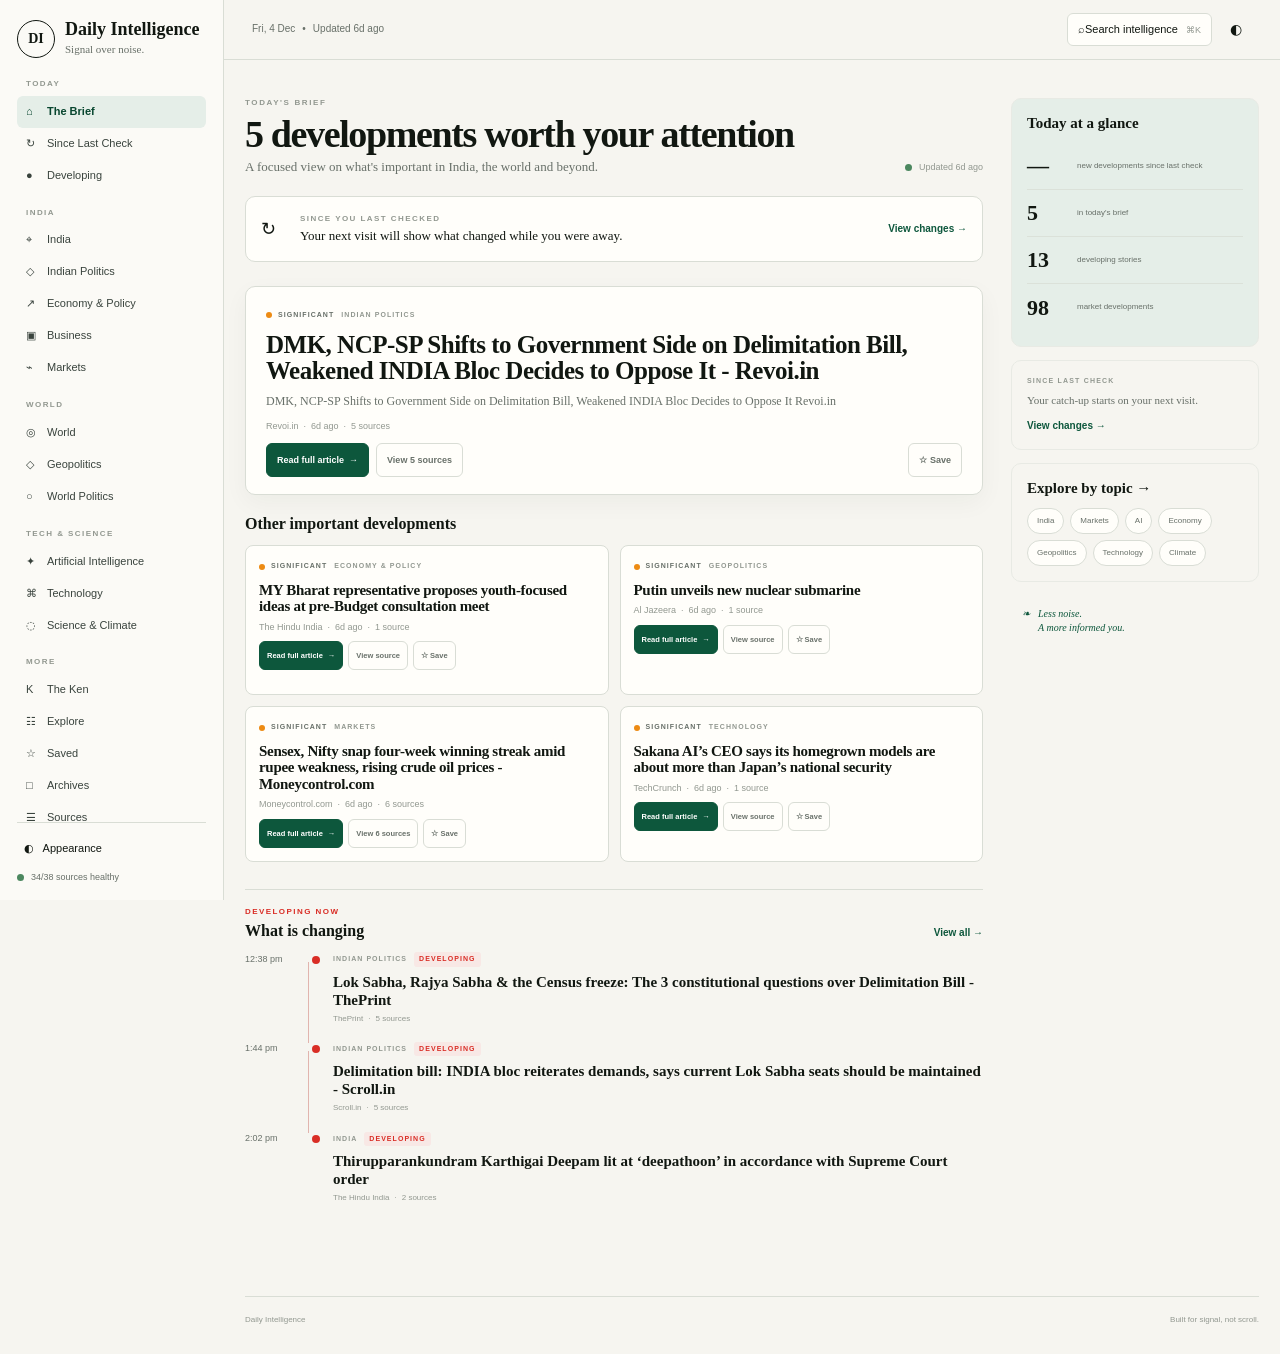
<file: docs/index.html>
<!DOCTYPE html>
<html lang="en">
<head>
  <meta charset="UTF-8">
  <meta name="viewport" content="width=device-width, initial-scale=1.0">
  <meta name="description" content="Daily Intelligence — a signal-first personal news briefing.">
  <meta name="theme-color" content="#f7f6f1">
  <title>Daily Intelligence</title>
  <link rel="stylesheet" href="./styles.css?v=8.0">
</head>
<body>
  <div id="menuOverlay" class="menu-overlay" aria-hidden="true"></div>

  <aside id="sidebar" class="sidebar" aria-label="Main navigation">
    <div class="sidebar-top">
      <button class="sidebar-brand brand-button" data-route="brief" type="button" aria-label="Daily Intelligence home">
        <span class="brand-mark">DI</span>
        <span class="brand-copy">
          <span class="brand-name">Daily Intelligence</span>
          <span class="brand-subtitle">Signal over noise.</span>
        </span>
      </button>
      <button id="closeMenu" class="icon-button close-menu" type="button" aria-label="Close navigation">×</button>
    </div>

    <nav class="navigation" aria-label="Intelligence sections">
      <div class="nav-group">
        <div class="nav-label">Today</div>
        <button class="nav-item active" data-route="brief" type="button"><span class="nav-icon">⌂</span>The Brief</button>
        <button class="nav-item" data-route="since" type="button"><span class="nav-icon">↻</span>Since Last Check</button>
        <button class="nav-item" data-route="developing" type="button"><span class="nav-icon">●</span>Developing</button>
      </div>

      <div class="nav-group">
        <div class="nav-label">India</div>
        <button class="nav-item" data-category="India" type="button"><span class="nav-icon">⌖</span>India</button>
        <button class="nav-item" data-category="Indian Politics" type="button"><span class="nav-icon">◇</span>Indian Politics</button>
        <button class="nav-item" data-category="Macro Economics" type="button"><span class="nav-icon">↗</span>Economy &amp; Policy</button>
        <button class="nav-item" data-category="Business &amp; Micro" type="button"><span class="nav-icon">▣</span>Business</button>
        <button class="nav-item" data-route="markets" type="button"><span class="nav-icon">⌁</span>Markets</button>
      </div>

      <div class="nav-group">
        <div class="nav-label">World</div>
        <button class="nav-item" data-category="World" type="button"><span class="nav-icon">◎</span>World</button>
        <button class="nav-item" data-category="Geopolitics" type="button"><span class="nav-icon">◇</span>Geopolitics</button>
        <button class="nav-item" data-category="World Politics" type="button"><span class="nav-icon">○</span>World Politics</button>
      </div>

      <div class="nav-group">
        <div class="nav-label">Tech &amp; Science</div>
        <button class="nav-item" data-category="AI" type="button"><span class="nav-icon">✦</span>Artificial Intelligence</button>
        <button class="nav-item" data-category="Technology" type="button"><span class="nav-icon">⌘</span>Technology</button>
        <button class="nav-item" data-category="Science &amp; Climate" type="button"><span class="nav-icon">◌</span>Science &amp; Climate</button>
      </div>

      <div class="nav-group">
        <div class="nav-label">More</div>
        <button class="nav-item" data-category="The Ken" type="button"><span class="nav-icon">K</span>The Ken</button>
        <button class="nav-item" data-route="explore" type="button"><span class="nav-icon">☷</span>Explore</button>
        <button class="nav-item" data-route="saved" type="button"><span class="nav-icon">☆</span>Saved</button>
        <button class="nav-item" data-route="archives" type="button"><span class="nav-icon">□</span>Archives</button>
        <button class="nav-item" data-route="sources" type="button"><span class="nav-icon">☰</span>Sources</button>
      </div>
    </nav>

    <div class="sidebar-footer">
      <button id="sidebarThemeButton" class="sidebar-utility" type="button">◐ &nbsp; Appearance</button>
      <div class="sidebar-status"><span id="sidebarHealthDot" class="status-dot"></span><span id="sidebarStatus">Loading sources…</span></div>
    </div>
  </aside>

  <div class="page-shell">
    <header class="topbar">
      <div class="topbar-left">
        <button id="openMenu" class="icon-button menu-button" type="button" aria-label="Open navigation" aria-expanded="false">
          <span></span><span></span><span></span>
        </button>
        <button class="mobile-brand brand-button" data-route="brief" type="button" aria-label="Daily Intelligence home">
          <span class="mobile-brand-mark">DI</span>
          <span>Daily Intelligence</span>
        </button>
        <div class="desktop-topbar-copy"><span id="topbarDate"></span><span class="topbar-divider">•</span><span id="topbarUpdated">Starting…</span></div>
      </div>

      <div class="topbar-actions">
        <button id="desktopSearchTrigger" class="search-trigger" type="button" aria-label="Search intelligence"><span>⌕</span><span>Search intelligence</span><kbd>⌘K</kbd></button>
        <button id="searchButton" class="icon-button mobile-search" type="button" aria-label="Search">⌕</button>
        <button id="themeButton" class="icon-button" type="button" aria-label="Toggle appearance">◐</button>
      </div>
    </header>

    <div id="searchPanel" class="search-panel hidden" aria-hidden="true">
      <div class="search-inner">
        <span class="search-glyph">⌕</span>
        <input id="searchInput" type="search" autocomplete="off" placeholder="Search stories, topics or sources…" aria-label="Search Daily Intelligence">
        <button id="closeSearch" class="text-button" type="button">Close</button>
      </div>
    </div>

    <main class="main-layout">
      <section class="main-content">
        <header class="brief-header">
          <div>
            <div id="eyebrow" class="eyebrow">TODAY'S BRIEF</div>
            <div id="todayDate" hidden aria-hidden="true">TODAY'S BRIEF</div>
            <h1 id="pageTitle">5 developments worth your attention</h1>
            <p id="pageDescription" class="page-description">A focused view on what's important in India, the world and beyond.</p>
          </div>
          <div class="update-status"><span id="healthDot" class="status-dot"></span><span id="lastUpdated">Starting…</span></div>
        </header>

        <section id="sinceLastPanel" class="since-panel">
          <div class="since-icon">↻</div>
          <div class="since-copy"><div class="section-kicker">SINCE YOU LAST CHECKED</div><div id="sinceSummary" class="since-summary">Building your catch-up…</div></div>
          <button id="viewSinceButton" class="quiet-button" type="button">View changes <span>→</span></button>
        </section>

        <section id="contentView" aria-live="polite"><div class="empty"><p>Loading today's intelligence…</p></div></section>
      </section>

      <aside id="contextRail" class="context-rail" aria-label="Daily intelligence context">
        <section class="rail-card rail-glance">
          <h3>Today at a glance</h3>
          <div id="glanceGrid" class="glance-grid"></div>
        </section>

        <section class="rail-card rail-catchup">
          <div class="rail-label">Since last check</div>
          <p id="changedSummary" class="rail-copy">Preparing your catch-up…</p>
          <button id="contextSinceButton" class="rail-link" type="button">View changes →</button>
        </section>

        <section class="rail-card rail-topics">
          <h3>Explore by topic →</h3>
          <div id="topicChips" class="topic-chips"></div>
        </section>

        <div class="rail-note">❧ <span>Less noise.<br>A more informed you.</span></div>
      </aside>
    </main>

    <footer class="footer"><span>Daily Intelligence</span><span>Built for signal, not scroll.</span></footer>
  </div>

  <div id="sourceSheet" class="sheet hidden" aria-hidden="true">
    <div id="sheetBackdrop" class="sheet-backdrop"></div>
    <div class="sheet-panel">
      <div class="sheet-handle"></div>
      <header class="sheet-header">
        <div><div class="eyebrow">SOURCES</div><h3 id="sheetTitle">Story sources</h3></div>
        <button id="closeSheet" class="icon-button" type="button" aria-label="Close source panel">×</button>
      </header>
      <div id="sheetSources"></div>
    </div>
  </div>

  <noscript><div class="empty"><h2>JavaScript is required</h2><p>Daily Intelligence needs JavaScript to load the latest briefing.</p></div></noscript>

  <script>
    window.addEventListener('error', function (event) {
      console.error('Daily Intelligence page error:', event.error || event.message);
    });
    window.addEventListener('unhandledrejection', function (event) {
      console.error('Daily Intelligence promise error:', event.reason);
    });
  </script>
  <script src="./app.js?v=8.0"></script>
</body>
</html>
</file>
<file: docs/styles.css>
/* ============================================================
   DAILY INTELLIGENCE V8.0
   One editorial system for desktop + mobile
   ============================================================ */

:root {
  --paper: #f6f5f0;
  --paper-2: #fbfaf6;
  --surface: #fffefa;
  --surface-soft: #f8f8f3;
  --ink: #111711;
  --muted: #687069;
  --faint: #929890;
  --rule: #d9ddd5;
  --rule-soft: #e8eae4;
  --green: #0d573c;
  --green-deep: #08462f;
  --green-soft: #e5eee8;
  --green-pale: #edf3ef;
  --red: #d92d25;
  --red-soft: #f8e8e5;
  --orange: #ed8b13;
  --sidebar: 224px;
  --rail: 248px;
  --content: 820px;
  --serif: Georgia, "Times New Roman", Times, serif;
  --sans: Inter, -apple-system, BlinkMacSystemFont, "Segoe UI", Arial, sans-serif;
  --radius: 10px;
  --radius-small: 8px;
  --shadow: 0 8px 24px rgba(25, 35, 28, .045);
}

[data-theme="dark"] {
  --paper: #111410;
  --paper-2: #151814;
  --surface: #191d18;
  --surface-soft: #1d211c;
  --ink: #f1f1e9;
  --muted: #abb1a9;
  --faint: #7e857c;
  --rule: #343a33;
  --rule-soft: #292e28;
  --green: #8fc1a4;
  --green-deep: #a5ceb5;
  --green-soft: #203229;
  --green-pale: #1c2922;
  --red-soft: #38211f;
}

* { box-sizing: border-box; }
html { scroll-behavior: smooth; }
body {
  margin: 0;
  min-width: 0;
  background: var(--paper);
  color: var(--ink);
  font-family: var(--sans);
  font-size: 14px;
  line-height: 1.45;
  -webkit-font-smoothing: antialiased;
  text-rendering: optimizeLegibility;
}
body.sheet-open { overflow: hidden; }
button, input { font: inherit; }
button { color: inherit; }
a { color: inherit; }
img { display: block; max-width: 100%; }
.hidden, [hidden] { display: none !important; }

/* ============================================================
   SIDEBAR
   ============================================================ */

.sidebar {
  position: fixed;
  inset: 0 auto 0 0;
  z-index: 60;
  width: var(--sidebar);
  height: 100vh;
  padding: 20px 17px 16px;
  display: flex;
  flex-direction: column;
  overflow: hidden;
  background: var(--paper-2);
  border-right: 1px solid var(--rule);
}
.sidebar-top { margin-bottom: 20px; display: flex; align-items: center; gap: 8px; }
.sidebar-brand {
  min-width: 0;
  flex: 1;
  padding: 0;
  border: 0;
  background: transparent;
  display: flex;
  align-items: center;
  gap: 10px;
  text-align: left;
  cursor: pointer;
}
.brand-mark {
  width: 38px;
  height: 38px;
  flex: 0 0 38px;
  border: 1.25px solid var(--ink);
  border-radius: 50%;
  display: grid;
  place-items: center;
  font-family: var(--serif);
  font-size: 14px;
  font-weight: 700;
}
.brand-copy { min-width: 0; }
.brand-name {
  display: block;
  font-family: var(--serif);
  font-size: 18px;
  font-weight: 700;
  line-height: 1.04;
  white-space: nowrap;
}
.brand-subtitle {
  display: block;
  margin-top: 3px;
  color: var(--muted);
  font-family: var(--serif);
  font-size: 11px;
}
.navigation { flex: 1; min-height: 0; overflow-y: auto; scrollbar-width: none; }
.navigation::-webkit-scrollbar { display: none; }
.nav-group { margin-bottom: 15px; }
.nav-label {
  margin: 0 9px 6px;
  color: var(--faint);
  font-size: 8px;
  font-weight: 800;
  letter-spacing: .18em;
  text-transform: uppercase;
}
.nav-item {
  width: 100%;
  min-height: 32px;
  padding: 7px 9px;
  border: 0;
  border-radius: 6px;
  background: transparent;
  color: #39433d;
  text-align: left;
  font-size: 11px;
  line-height: 1.25;
  cursor: pointer;
  transition: background .15s ease, color .15s ease;
}
[data-theme="dark"] .nav-item { color: var(--muted); }
.nav-item:hover { background: var(--green-soft); }
.nav-item.active { background: var(--green-soft); color: var(--green-deep); font-weight: 700; }
.nav-icon { display: inline-block; min-width: 21px; }
.sidebar-footer { margin-top: auto; padding-top: 11px; border-top: 1px solid var(--rule); }
.sidebar-utility {
  min-height: 30px;
  padding: 5px 7px;
  border: 0;
  border-radius: 5px;
  background: transparent;
  font-size: 11px;
  cursor: pointer;
}
.sidebar-utility:hover { background: var(--green-soft); }
.sidebar-status { margin-top: 7px; display: flex; align-items: center; gap: 7px; color: var(--muted); font-size: 9px; }
.status-dot { width: 7px; height: 7px; flex: 0 0 7px; border-radius: 50%; background: #4b875f; }
.status-dot.warning { background: var(--orange); }
.close-menu { display: none !important; }
.menu-overlay { display: none; }

/* ============================================================
   PAGE / TOP BAR
   ============================================================ */

.page-shell { min-height: 100vh; margin-left: var(--sidebar); }
.topbar {
  position: sticky;
  top: 0;
  z-index: 40;
  height: 60px;
  padding: 0 28px;
  display: flex;
  align-items: center;
  justify-content: space-between;
  border-bottom: 1px solid var(--rule);
  background: color-mix(in srgb, var(--paper) 95%, transparent);
  backdrop-filter: blur(14px);
}
.topbar-left, .topbar-actions { display: flex; align-items: center; gap: 7px; }
.desktop-topbar-copy { display: flex; align-items: center; gap: 7px; color: var(--muted); font-size: 10px; }
.search-trigger {
  min-height: 33px;
  padding: 5px 10px;
  border: 1px solid var(--rule);
  border-radius: 6px;
  background: var(--surface);
  color: var(--ink);
  font-size: 11px;
  cursor: pointer;
}
.search-trigger kbd { margin-left: 8px; border: 0; background: transparent; color: var(--faint); font-family: var(--sans); font-size: 9px; }
.icon-button {
  width: 33px;
  height: 33px;
  padding: 0;
  border: 0;
  border-radius: 50%;
  background: transparent;
  display: grid;
  place-items: center;
  cursor: pointer;
}
.icon-button:hover { background: var(--green-soft); }
.menu-button, .mobile-brand, .mobile-search { display: none; }

/* ============================================================
   SEARCH
   ============================================================ */

.search-panel { position: sticky; top: 60px; z-index: 39; background: var(--surface); border-bottom: 1px solid var(--rule); }
.search-inner { width: min(calc(100% - 48px), 900px); margin: auto; padding: 12px 0; display: flex; align-items: center; gap: 10px; }
.search-glyph { color: var(--muted); }
.search-inner input {
  width: 100%;
  padding: 10px 12px;
  border: 1px solid var(--rule);
  border-radius: 6px;
  outline: 0;
  background: var(--paper);
  color: var(--ink);
  font-size: 12px;
}
.search-inner input:focus { border-color: var(--green); }
.text-button, .quiet-button, .rail-link {
  padding: 0;
  border: 0;
  background: transparent;
  color: var(--green);
  font-size: 10px;
  font-weight: 700;
  cursor: pointer;
}

/* ============================================================
   MAIN GRID / HEADER
   ============================================================ */

.main-layout {
  width: min(calc(100% - 42px), calc(var(--content) + var(--rail) + 28px));
  margin: 0 auto;
  display: grid;
  grid-template-columns: minmax(0, var(--content)) var(--rail);
  gap: 28px;
  align-items: start;
}
.main-content { min-width: 0; padding: 38px 0 76px; }
.context-rail { min-width: 0; padding: 38px 0 70px; }
.brief-header { margin: 0 0 20px; display: flex; align-items: flex-end; justify-content: space-between; gap: 22px; }
.eyebrow {
  color: var(--faint);
  font-size: 8px;
  font-weight: 800;
  line-height: 1.2;
  letter-spacing: .2em;
  text-transform: uppercase;
}
.brief-header h1 {
  margin: 7px 0 5px;
  max-width: 710px;
  font-family: var(--serif);
  font-size: 38px;
  font-weight: 700;
  line-height: 1;
  letter-spacing: -.036em;
}
.page-description { max-width: 680px; margin: 0; color: var(--muted); font-family: var(--serif); font-size: 13px; line-height: 1.42; }
.update-status { padding-bottom: 2px; display: flex; align-items: center; gap: 7px; color: var(--faint); font-size: 9px; white-space: nowrap; }

/* ============================================================
   SINCE PANEL
   ============================================================ */

.since-panel {
  min-height: 66px;
  margin: 0 0 24px;
  padding: 12px 15px;
  border: 1px solid var(--rule);
  border-radius: var(--radius);
  background: var(--surface);
  display: flex;
  align-items: center;
  gap: 14px;
}
.since-icon { width: 25px; flex: 0 0 25px; font-size: 18px; }
.since-copy { min-width: 0; flex: 1; }
.section-kicker { margin-bottom: 4px; color: var(--faint); font-size: 8px; font-weight: 800; letter-spacing: .18em; text-transform: uppercase; }
.since-summary { font-family: var(--serif); font-size: 13px; line-height: 1.3; }

/* ============================================================
   SECTION HEADINGS
   ============================================================ */

.section-heading-row, .developing-heading {
  margin: 0 0 11px;
  display: flex;
  align-items: flex-end;
  justify-content: space-between;
  gap: 16px;
}
.section-heading-row h2, .developing-heading h2 { margin: 0; font-family: var(--serif); font-size: 16px; line-height: 1.2; }
.developing-kicker { color: var(--red); }

/* ============================================================
   STORY IMAGE SYSTEM
   ============================================================ */

.story-visual {
  position: relative;
  min-width: 0;
  overflow: hidden;
  background: #dde1da;
  text-decoration: none;
}
.story-visual img { width: 100%; height: 100%; object-fit: cover; object-position: center; transition: transform .25s ease; }
.story-visual:hover img { transform: scale(1.012); }
.story-visual.hero { min-height: 236px; }
.story-visual.card { min-height: 145px; }
.story-visual.thumb { width: 152px; min-height: 112px; border-radius: 6px; }

/* ============================================================
   STORY COMMON
   ============================================================ */

.story-body { min-width: 0; }
.story-topline { min-height: 16px; display: flex; align-items: center; flex-wrap: wrap; gap: 7px; }
.importance-label, .category-label, .story-state {
  font-size: 7px;
  font-weight: 800;
  line-height: 1.2;
  letter-spacing: .15em;
  text-transform: uppercase;
}
.importance-label { display: inline-flex; align-items: center; gap: 6px; color: var(--muted); }
.importance-label::before { content: ""; width: 6px; height: 6px; flex: 0 0 6px; border-radius: 50%; background: var(--green); }
.importance-label.significant::before { background: var(--orange); }
.importance-label.critical { color: var(--red); }
.importance-label.critical::before { background: var(--red); }
.category-label { color: var(--faint); }
.story-state { padding: 3px 5px; border-radius: 3px; background: var(--green-soft); color: var(--green); }
.developing-state { background: var(--red-soft); color: var(--red); }
.story-title { margin: 0; font-family: var(--serif); color: var(--ink); letter-spacing: -.02em; }
.story-title-link { color: inherit; text-decoration: none; }
.story-title-link:hover { color: var(--green-deep); }
.story-summary { margin: 0; color: var(--muted); font-family: var(--serif); }
.story-meta { display: flex; align-items: center; flex-wrap: wrap; gap: 5px; color: var(--faint); font-size: 9px; line-height: 1.3; }
.why-matters { margin: 3px 0 12px; padding-left: 10px; border-left: 2px solid var(--green); display: grid; gap: 3px; }
.why-matters strong { color: var(--green); font-size: 8px; letter-spacing: .1em; text-transform: uppercase; }
.why-matters span { color: var(--muted); font-family: var(--serif); font-size: 11px; line-height: 1.42; }

/* ============================================================
   STORY ACTIONS — READ IS PRIMARY
   ============================================================ */

.story-actions { margin-top: 11px; display: flex; align-items: center; flex-wrap: wrap; gap: 7px; }
.story-action {
  min-height: 34px;
  padding: 7px 10px;
  border: 1px solid var(--rule);
  border-radius: 6px;
  background: var(--surface);
  color: var(--muted);
  text-decoration: none;
  font-family: var(--sans);
  font-size: 9px;
  font-weight: 650;
  line-height: 1.2;
  cursor: pointer;
  display: inline-flex;
  align-items: center;
  justify-content: center;
  gap: 5px;
}
.story-action:hover { border-color: var(--green); color: var(--green); }
.read-action { border-color: var(--green); background: var(--green); color: #fff; }
.read-action:hover { background: var(--green-deep); color: #fff; }
.source-action { background: transparent; }
.save-button { margin-left: auto; background: transparent; }
.save-button.saved { border-color: var(--green); color: var(--green); }

/* ============================================================
   BRIEF HERO
   ============================================================ */

.brief-layout { width: 100%; }
.brief-lead { margin-bottom: 19px; }
.lead-story {
  overflow: hidden;
  border: 1px solid var(--rule);
  border-radius: var(--radius);
  background: var(--surface);
  box-shadow: var(--shadow);
}
.lead-story.has-image { min-height: 236px; display: grid; grid-template-columns: minmax(0, 42%) minmax(0, 58%); }
.lead-story.has-image > .story-visual { grid-column: 1; grid-row: 1; }
.lead-story.has-image > .story-body { grid-column: 2; grid-row: 1; }
.lead-story.no-image > .story-body { padding: 20px 20px 17px; }
.lead-story > .story-body { padding: 18px 19px 15px; display: flex; flex-direction: column; }
.lead-story .story-title { margin: 9px 0 9px; font-size: 25px; line-height: 1.045; }
.lead-story .story-summary { margin-bottom: 10px; font-size: 12px; line-height: 1.45; }
.lead-story .story-meta { margin-top: auto; }

/* ============================================================
   BRIEF SUPPORTING GRID
   ============================================================ */

.important-section { margin-top: 3px; }
.important-grid { display: grid; grid-template-columns: repeat(2, minmax(0, 1fr)); gap: 11px; }
.secondary-story {
  min-height: 150px;
  overflow: hidden;
  border: 1px solid var(--rule);
  border-radius: var(--radius-small);
  background: var(--surface);
}
.secondary-story.has-image { display: grid; grid-template-columns: minmax(0, 1fr) 112px; }
.secondary-story.has-image > .story-visual { grid-column: 2; grid-row: 1; }
.secondary-story.has-image > .story-body { grid-column: 1; grid-row: 1; }
.secondary-story > .story-body { padding: 13px; display: flex; flex-direction: column; }
.secondary-story .story-title { margin: 7px 0 7px; font-size: 15px; line-height: 1.1; }
.secondary-story .story-summary { display: none; }
.secondary-story .story-meta { margin-top: auto; }
.secondary-story .story-actions { margin-top: 8px; gap: 5px; }
.secondary-story .story-action { min-height: 29px; padding: 5px 7px; font-size: 7.5px; }
.secondary-story .save-button { margin-left: 0; }

/* ============================================================
   DEVELOPING TIMELINE
   ============================================================ */

.developing-timeline-section { margin-top: 27px; padding-top: 16px; border-top: 1px solid var(--rule); }
.developing-timeline { position: relative; }
.timeline-item { position: relative; min-height: 76px; display: grid; grid-template-columns: 58px 12px minmax(0, 1fr); gap: 9px; }
.timeline-item::before { content: ""; position: absolute; left: 63px; top: 10px; bottom: -2px; width: 1px; background: #e1b4ae; }
.timeline-item:last-child::before { display: none; }
.timeline-marker { grid-column: 2; position: relative; z-index: 1; width: 8px; height: 8px; margin-top: 4px; border-radius: 50%; background: var(--red); }
.timeline-time { grid-column: 1; grid-row: 1; padding-top: 1px; color: var(--muted); font-size: 9px; }
.timeline-content { grid-column: 3; grid-row: 1; padding: 0 0 17px; }
.timeline-content h3 { margin: 5px 0 4px; font-family: var(--serif); font-size: 15px; line-height: 1.2; }
.timeline-content h3 a { text-decoration: none; }
.timeline-content h3 a:hover { color: var(--green); }
.timeline-content p { max-width: 650px; margin: 5px 0 7px; color: var(--muted); font-family: var(--serif); font-size: 11px; line-height: 1.42; }
.timeline-meta { display: flex; gap: 5px; color: var(--faint); font-size: 8px; }
.timeline-actions { margin-top: 8px; display: flex; flex-wrap: wrap; gap: 6px; }
.timeline-actions .save-button { margin-left: 0; }
.developing-full { margin-top: 0; padding-top: 0; border-top: 0; }
.developing-full .developing-heading { padding-bottom: 12px; border-bottom: 1px solid var(--rule); }
.developing-full .timeline-content h3 { max-width: 680px; font-size: 18px; }

/* ============================================================
   RIGHT RAIL
   ============================================================ */

.rail-card {
  margin-bottom: 13px;
  padding: 15px;
  overflow: hidden;
  border: 1px solid var(--rule-soft);
  border-radius: var(--radius);
  background: var(--green-soft);
}
.rail-card h3 { margin: 0 0 11px; font-family: var(--serif); font-size: 15px; line-height: 1.2; }
.rail-catchup, .rail-topics { background: transparent; }
.rail-label { margin-bottom: 7px; color: var(--faint); font-size: 7px; font-weight: 800; letter-spacing: .17em; text-transform: uppercase; }
.glance-item { min-height: 47px; padding: 9px 0; border-bottom: 1px solid color-mix(in srgb, var(--rule) 75%, transparent); display: grid; grid-template-columns: 42px minmax(0, 1fr); align-items: center; gap: 8px; }
.glance-item:last-child { border-bottom: 0; }
.glance-value { font-family: var(--serif); font-size: 22px; line-height: 1; }
.glance-name { color: var(--muted); font-size: 8px; line-height: 1.3; }
.rail-copy { margin: 0; color: var(--muted); font-family: var(--serif); font-size: 11px; line-height: 1.45; }
.rail-link { margin-top: 10px; }
.topic-chips { display: flex; flex-wrap: wrap; gap: 6px; }
.topic-chip { padding: 6px 9px; border: 1px solid var(--rule); border-radius: 999px; background: var(--surface); color: var(--muted); font-size: 8px; cursor: pointer; }
.topic-chip:hover { border-color: var(--green); color: var(--green); }
.rail-note { padding: 12px 11px; display: flex; gap: 8px; color: var(--green); font-family: var(--serif); font-size: 10px; font-style: italic; line-height: 1.45; }

/* ============================================================
   STREAM / NORMAL STORY CARDS
   ============================================================ */

.stream-layout { width: 100%; }
.stream-heading { margin: 0 0 13px; padding-bottom: 10px; border-bottom: 1px solid var(--rule); display: flex; align-items: flex-end; justify-content: space-between; }
.stream-heading h2 { margin: 0; font-family: var(--serif); font-size: 19px; }
.stream-heading p { margin: 4px 0 0; color: var(--muted); font-size: 10px; }
.stream-lead { margin-bottom: 17px; }
.story-stream { border-top: 1px solid var(--rule); }
.story-card {
  position: relative;
  padding: 17px 0;
  border-bottom: 1px solid var(--rule);
  background: transparent;
}
.story-card.has-image { display: grid; grid-template-columns: minmax(0, 1fr) 152px; gap: 18px; align-items: start; }
.story-card.has-image > .story-body { grid-column: 1; grid-row: 1; }
.story-card.has-image > .story-visual { grid-column: 2; grid-row: 1; }
.story-card .story-title { max-width: 680px; margin: 7px 0 7px; font-size: 19px; line-height: 1.14; }
.story-card .story-summary { max-width: 680px; margin-bottom: 9px; font-size: 12px; line-height: 1.46; }
.story-card .story-actions { margin-top: 9px; }

/* ============================================================
   MARKETS
   ============================================================ */

.markets-layout { width: 100%; }
.markets-lead { margin-bottom: 21px; }
.market-columns { display: grid; grid-template-columns: repeat(2, minmax(0, 1fr)); gap: 0; border-top: 1px solid var(--rule); border-bottom: 1px solid var(--rule); }
.market-columns > div { min-width: 0; padding: 0 16px 16px 0; }
.market-columns > div + div { padding-left: 16px; padding-right: 0; border-left: 1px solid var(--rule); }
.market-section { margin-top: 18px; }
.market-section > .section-heading-row h2 { font-size: 16px; }
.market-story-list .story-card { padding: 13px 0; }
.market-story-list .story-card.has-image { grid-template-columns: minmax(0, 1fr) 92px; gap: 10px; }
.market-story-list .story-visual.thumb { width: 92px; min-height: 78px; }
.market-story-list .story-title { font-size: 15px; line-height: 1.2; }
.market-story-list .story-summary { display: none; }
.market-story-list .story-action { min-height: 29px; padding: 5px 7px; font-size: 7.5px; }
.market-story-list .save-button { display: none; }

/* ============================================================
   EXPLORE / ARCHIVES / SOURCES
   ============================================================ */

.explore-grid { display: grid; grid-template-columns: repeat(2, minmax(0, 1fr)); gap: 11px; }
.explore-card {
  min-height: 178px;
  padding: 17px;
  border: 1px solid var(--rule);
  border-radius: var(--radius);
  background: var(--surface);
  color: var(--ink);
  text-align: left;
  cursor: pointer;
  display: flex;
  flex-direction: column;
  transition: border-color .15s ease, transform .15s ease;
}
.explore-card:hover { border-color: #b8c4ba; transform: translateY(-1px); }
.explore-card-top { display: flex; align-items: center; justify-content: space-between; gap: 12px; color: var(--green); font-size: 8px; font-weight: 800; letter-spacing: .12em; text-transform: uppercase; }
.explore-card-top strong { font-family: var(--serif); font-size: 20px; letter-spacing: 0; }
.explore-card h3 { margin: 20px 0 7px; font-family: var(--serif); font-size: 19px; line-height: 1.14; }
.explore-card p { margin: 0; color: var(--muted); font-family: var(--serif); font-size: 11px; line-height: 1.45; }
.explore-arrow { margin-top: auto; padding-top: 14px; color: var(--green); font-size: 9px; font-weight: 700; }
.archive-list { border-top: 1px solid var(--rule); }
.archive-row { width: 100%; padding: 15px 4px; border: 0; border-bottom: 1px solid var(--rule); background: transparent; display: flex; justify-content: space-between; align-items: center; gap: 20px; text-align: left; cursor: pointer; }
.archive-row strong { display: block; font-family: var(--serif); font-size: 16px; }
.archive-row small { display: block; margin-top: 3px; color: var(--muted); }
.archive-row > span:last-child { color: var(--green); font-size: 10px; font-weight: 700; }
.sources-grid { display: grid; grid-template-columns: repeat(2, minmax(0, 1fr)); gap: 10px; }
.source-status-card { padding: 14px; border: 1px solid var(--rule); border-radius: var(--radius-small); background: var(--surface); display: grid; grid-template-columns: 9px minmax(0, 1fr); gap: 10px; }
.source-health { width: 8px; height: 8px; margin-top: 5px; border-radius: 50%; background: var(--orange); }
.source-health.healthy { background: #4b875f; }
.source-health.failed { background: var(--red); }
.source-status-card h3 { margin: 0; font-family: var(--serif); font-size: 15px; }
.source-status-card p { margin: 3px 0; color: var(--muted); font-size: 9px; }
.source-status-card small { color: var(--faint); font-size: 8px; line-height: 1.35; }

/* ============================================================
   EMPTY STATES
   ============================================================ */

.empty-state {
  min-height: 390px;
  padding: 54px 30px;
  border: 1px solid var(--rule);
  border-radius: var(--radius);
  background: var(--surface);
  display: flex;
  flex-direction: column;
  align-items: center;
  justify-content: center;
  text-align: center;
}
.empty-state-icon { width: 48px; height: 48px; margin-bottom: 15px; display: grid; place-items: center; border: 1px solid var(--rule); border-radius: 50%; color: var(--green); font-family: var(--serif); font-size: 25px; }
.empty-state h2 { margin: 0 0 8px; font-family: var(--serif); font-size: 25px; line-height: 1.1; }
.empty-state p { max-width: 490px; margin: 0; color: var(--muted); font-family: var(--serif); font-size: 12px; line-height: 1.5; }
.primary-button { margin-top: 16px; padding: 10px 15px; border: 0; border-radius: 6px; background: var(--green); color: #fff; font-size: 10px; font-weight: 700; cursor: pointer; }
.primary-button:hover { background: var(--green-deep); }

/* ============================================================
   SOURCE SHEET
   ============================================================ */

.sheet { position: fixed; inset: 0; z-index: 100; }
.sheet-backdrop { position: absolute; inset: 0; background: rgba(0,0,0,.36); }
.sheet-panel { position: absolute; top: 0; right: 0; width: min(450px, 100%); height: 100%; padding: 23px; overflow-y: auto; background: var(--surface); box-shadow: -15px 0 40px rgba(0,0,0,.08); }
.sheet-handle { display: none; }
.sheet-header { padding-bottom: 14px; border-bottom: 1px solid var(--rule); display: flex; align-items: flex-start; justify-content: space-between; gap: 16px; }
.sheet-header h3 { margin: 4px 0 0; font-family: var(--serif); font-size: 20px; line-height: 1.15; }
.source-sheet-item { padding: 14px 0; border-bottom: 1px solid var(--rule); display: block; color: inherit; text-decoration: none; }
.source-sheet-item > div { display: flex; align-items: center; justify-content: space-between; gap: 12px; }
.source-sheet-item strong { font-size: 10px; }
.source-sheet-item > div span { color: var(--faint); font-size: 8px; }
.source-sheet-item p { margin: 6px 0; color: var(--muted); font-family: var(--serif); font-size: 12px; line-height: 1.4; }
.source-open { color: var(--green); font-size: 9px; font-weight: 700; }

/* ============================================================
   FOOTER
   ============================================================ */

.footer {
  width: min(calc(100% - 42px), calc(var(--content) + var(--rail) + 28px));
  margin: 0 auto;
  padding: 17px 0 28px;
  border-top: 1px solid var(--rule);
  display: flex;
  justify-content: space-between;
  gap: 20px;
  color: var(--faint);
  font-size: 8px;
}

/* ============================================================
   STANDARD LAPTOP
   ============================================================ */

@media (max-width: 1250px) {
  :root { --sidebar: 205px; --rail: 218px; --content: 720px; }
  .sidebar { padding-left: 15px; padding-right: 15px; }
  .brand-name { font-size: 16px; }
  .nav-item { font-size: 10px; }
  .main-layout { width: calc(100% - 32px); gap: 20px; }
  .brief-header h1 { font-size: 34px; }
  .lead-story.has-image { grid-template-columns: minmax(0, 40%) minmax(0, 60%); }
  .lead-story .story-title { font-size: 22px; }
  .secondary-story.has-image { grid-template-columns: minmax(0, 1fr) 94px; }
  .secondary-story .story-title { font-size: 13px; }
  .story-card.has-image { grid-template-columns: minmax(0, 1fr) 130px; gap: 14px; }
  .story-visual.thumb { width: 130px; }
}

@media (max-width: 1000px) and (min-width: 761px) {
  :root { --sidebar: 188px; --rail: 188px; }
  .sidebar { padding: 16px 12px; }
  .brand-mark { width: 33px; height: 33px; flex-basis: 33px; }
  .brand-name { font-size: 14px; }
  .brand-subtitle { font-size: 9px; }
  .nav-item { min-height: 29px; padding: 6px 7px; font-size: 9px; }
  .main-layout { width: calc(100% - 26px); gap: 16px; }
  .main-content, .context-rail { padding-top: 31px; }
  .brief-header h1 { font-size: 30px; }
  .lead-story .story-title { font-size: 20px; }
  .secondary-story.has-image { grid-template-columns: minmax(0, 1fr) 78px; }
  .secondary-story .story-actions .source-action { display: none; }
  .rail-card { padding: 12px; }
}

/* ============================================================
   MOBILE — SAME NAVIGATION, LEFT DRAWER
   ============================================================ */

@media (max-width: 760px) {
  :root { --sidebar: 0px; --rail: 0px; --content: 100%; }

  body { overflow-x: hidden; }
  .page-shell { width: 100%; margin-left: 0; }

  .sidebar {
    inset: 0 auto 0 0;
    width: min(84vw, 304px);
    padding: 18px 16px 18px;
    transform: translateX(-102%);
    transition: transform .22s ease;
    box-shadow: 18px 0 40px rgba(15, 25, 18, .12);
  }
  .sidebar-open .sidebar { transform: translateX(0); }
  .close-menu { display: grid !important; flex: 0 0 34px; font-size: 22px; }
  .brand-name { font-size: 18px; }
  .brand-subtitle { font-size: 11px; }
  .nav-group { margin-bottom: 17px; }
  .nav-label { margin-bottom: 7px; font-size: 9px; }
  .nav-item { min-height: 42px; padding: 10px 10px; font-size: 14px; border-radius: 8px; }
  .nav-icon { min-width: 25px; }
  .sidebar-utility { min-height: 40px; font-size: 13px; }
  .sidebar-status { font-size: 11px; }

  .menu-overlay {
    position: fixed;
    inset: 0;
    z-index: 55;
    display: block;
    pointer-events: none;
    opacity: 0;
    background: rgba(9, 14, 10, .36);
    transition: opacity .2s ease;
  }
  .sidebar-open .menu-overlay { pointer-events: auto; opacity: 1; }

  .topbar {
    height: 54px;
    padding: 0 12px 0 10px;
    background: color-mix(in srgb, var(--paper) 97%, transparent);
  }
  .menu-button { width: 36px; height: 36px; display: flex; flex-direction: column; align-items: center; justify-content: center; gap: 4px; }
  .menu-button span { width: 17px; height: 1.5px; border-radius: 99px; background: var(--ink); }
  .mobile-brand { min-width: 0; padding: 0; border: 0; background: transparent; display: flex; align-items: center; gap: 7px; font-family: var(--serif); font-size: 15px; font-weight: 700; cursor: pointer; }
  .mobile-brand-mark { width: 27px; height: 27px; border: 1px solid var(--ink); border-radius: 50%; display: grid; place-items: center; font-size: 9px; }
  .desktop-topbar-copy, .topbar .search-trigger { display: none; }
  .mobile-search { display: grid; }
  .topbar-actions { gap: 1px; }
  .topbar .icon-button { width: 34px; height: 34px; }

  .search-panel { top: 54px; }
  .search-inner { width: calc(100% - 28px); padding: 10px 0; }
  .search-inner input { min-width: 0; padding: 10px; font-size: 13px; }

  .main-layout { width: 100%; margin: 0; display: block; }
  .main-content { width: 100%; padding: 25px 16px 42px; }
  .context-rail { display: none; }

  .brief-header { margin-bottom: 17px; display: block; }
  .brief-header h1 { margin-top: 7px; font-size: 32px; line-height: 1.01; letter-spacing: -.035em; }
  .page-description { margin-top: 5px; font-size: 14px; line-height: 1.42; }
  .update-status { margin-top: 9px; padding: 0; font-size: 10px; }
  .eyebrow { font-size: 8px; }

  .since-panel { min-height: 66px; margin-bottom: 21px; padding: 12px; gap: 10px; }
  .since-icon { width: 22px; flex-basis: 22px; font-size: 17px; }
  .since-summary { font-size: 13px; }
  .since-panel .quiet-button { min-width: 38px; min-height: 38px; font-size: 0; }
  .since-panel .quiet-button::after { content: "→"; font-size: 19px; }

  .lead-story.has-image, .lead-story.no-image { min-height: 0; display: flex; flex-direction: column; }
  .lead-story.has-image > .story-visual { order: 1; width: 100%; }
  .lead-story > .story-body { order: 2; width: 100%; padding: 16px 16px 15px; }
  .lead-story.no-image > .story-body { padding: 18px 16px 16px; }
  .story-visual.hero { height: 208px; min-height: 208px; }
  .lead-story .story-title { margin: 9px 0 8px; font-size: 25px; line-height: 1.05; }
  .lead-story .story-summary { font-size: 13px; line-height: 1.46; }
  .lead-story .story-meta { margin-top: 8px; }

  .story-actions { gap: 7px; }
  .story-action { min-height: 42px; padding: 9px 11px; font-size: 11px; }
  .read-action { flex: 1 1 auto; }
  .save-button { margin-left: 0; }

  .important-section .section-heading-row h2 { font-size: 18px; }
  .important-grid { display: block; }
  .secondary-story { min-height: 0; margin-bottom: 12px; }
  .secondary-story.has-image { display: grid; grid-template-columns: minmax(0, 1fr) 116px; }
  .secondary-story > .story-body { padding: 13px; }
  .secondary-story > .story-visual { width: 116px; min-height: 154px; }
  .story-visual.card { min-height: 154px; }
  .secondary-story.no-image > .story-body { padding: 14px; }
  .secondary-story .story-title { font-size: 17px; line-height: 1.1; }
  .secondary-story .story-meta { margin-top: 8px; }
  .secondary-story .story-actions { margin-top: 10px; }
  .secondary-story .story-action { min-height: 36px; padding: 7px 8px; font-size: 9px; }
  .secondary-story .source-action { display: none; }

  .developing-timeline-section { margin-top: 27px; }
  .developing-heading h2 { font-size: 18px; }
  .timeline-item { min-height: 82px; grid-template-columns: 44px 10px minmax(0, 1fr); gap: 8px; }
  .timeline-item::before { left: 48px; }
  .timeline-time { font-size: 9px; }
  .timeline-marker { width: 7px; height: 7px; }
  .timeline-content h3 { font-size: 16px; line-height: 1.2; }
  .timeline-content p { font-size: 12px; }
  .developing-full .timeline-content h3 { font-size: 18px; }
  .timeline-actions .story-action { min-height: 38px; font-size: 10px; }

  .stream-heading h2 { font-size: 21px; }
  .stream-heading p { font-size: 11px; }
  .story-card { padding: 18px 0; }
  .story-card.has-image { grid-template-columns: minmax(0, 1fr) 104px; gap: 12px; }
  .story-card.has-image > .story-visual { width: 104px; min-height: 98px; }
  .story-visual.thumb { width: 104px; min-height: 98px; }
  .story-card .story-title { font-size: 20px; line-height: 1.13; }
  .story-card .story-summary { font-size: 13px; line-height: 1.48; }
  .story-card .story-meta { font-size: 10px; }
  .story-card .story-actions { grid-column: 1 / -1; }

  .market-columns { display: block; border-bottom: 0; }
  .market-columns > div, .market-columns > div + div { padding: 0; border-left: 0; }
  .market-columns > div + div { border-top: 1px solid var(--rule); }
  .market-section { margin-top: 22px; }
  .market-section > .section-heading-row h2 { font-size: 18px; }
  .market-story-list .story-card { padding: 15px 0; }
  .market-story-list .story-card.has-image { grid-template-columns: minmax(0, 1fr) 90px; }
  .market-story-list .story-visual.thumb { width: 90px; min-height: 84px; }
  .market-story-list .story-title { font-size: 17px; }
  .market-story-list .story-actions { margin-top: 9px; }
  .market-story-list .read-action { display: inline-flex; }

  .explore-grid, .sources-grid { display: block; }
  .explore-card { min-height: 156px; margin-bottom: 11px; padding: 16px; }
  .explore-card h3 { margin-top: 16px; font-size: 20px; }
  .explore-card p { font-size: 12px; }
  .source-status-card { margin-bottom: 9px; padding: 14px; }
  .archive-row { min-height: 66px; }

  .empty-state { min-height: 350px; padding: 42px 22px; }
  .empty-state h2 { font-size: 25px; }
  .empty-state p { font-size: 13px; }

  .sheet-panel {
    top: auto;
    right: 0;
    bottom: 0;
    width: 100%;
    height: auto;
    max-height: 82vh;
    padding: 9px 17px calc(18px + env(safe-area-inset-bottom));
    border-radius: 15px 15px 0 0;
    box-shadow: 0 -18px 40px rgba(0,0,0,.12);
  }
  .sheet-handle { width: 38px; height: 4px; margin: 0 auto 12px; display: block; border-radius: 999px; background: var(--rule); }
  .sheet-header h3 { font-size: 19px; }

  .footer { width: calc(100% - 32px); margin: 0 16px; padding: 15px 0 24px; display: block; font-size: 8px; }
  .footer > * + * { display: block; margin-top: 5px; }
}

@media (max-width: 430px) {
  .main-content { padding-left: 14px; padding-right: 14px; }
  .brief-header h1 { font-size: 30px; }
  .story-visual.hero { height: 192px; min-height: 192px; }
  .lead-story .story-title { font-size: 23px; }
  .secondary-story.has-image { grid-template-columns: minmax(0, 1fr) 98px; }
  .secondary-story > .story-visual { width: 98px; }
  .secondary-story .story-title { font-size: 16px; }
  .story-card.has-image { grid-template-columns: minmax(0, 1fr) 88px; gap: 10px; }
  .story-card.has-image > .story-visual, .story-visual.thumb { width: 88px; min-height: 84px; }
  .story-card .story-title { font-size: 19px; }
  .story-actions { align-items: stretch; }
  .story-actions .read-action { flex: 1 1 100%; }
  .story-actions .source-action, .story-actions .save-button { flex: 1 1 calc(50% - 4px); }
}

/* ============================================================
   ACCESSIBILITY / PRINT
   ============================================================ */

@media (prefers-reduced-motion: reduce) {
  *, *::before, *::after { scroll-behavior: auto !important; transition-duration: .01ms !important; animation-duration: .01ms !important; animation-iteration-count: 1 !important; }
  .story-visual:hover img, .explore-card:hover { transform: none; }
}

@media print {
  .sidebar, .topbar, .search-panel, .context-rail, .story-actions, .timeline-actions, .footer { display: none !important; }
  body, .page-shell { margin: 0; background: white; color: black; }
  .main-layout { width: 100%; display: block; }
  .main-content { width: 100%; padding: 0; }
  .lead-story, .secondary-story, .story-card { break-inside: avoid; }
}
</file>
